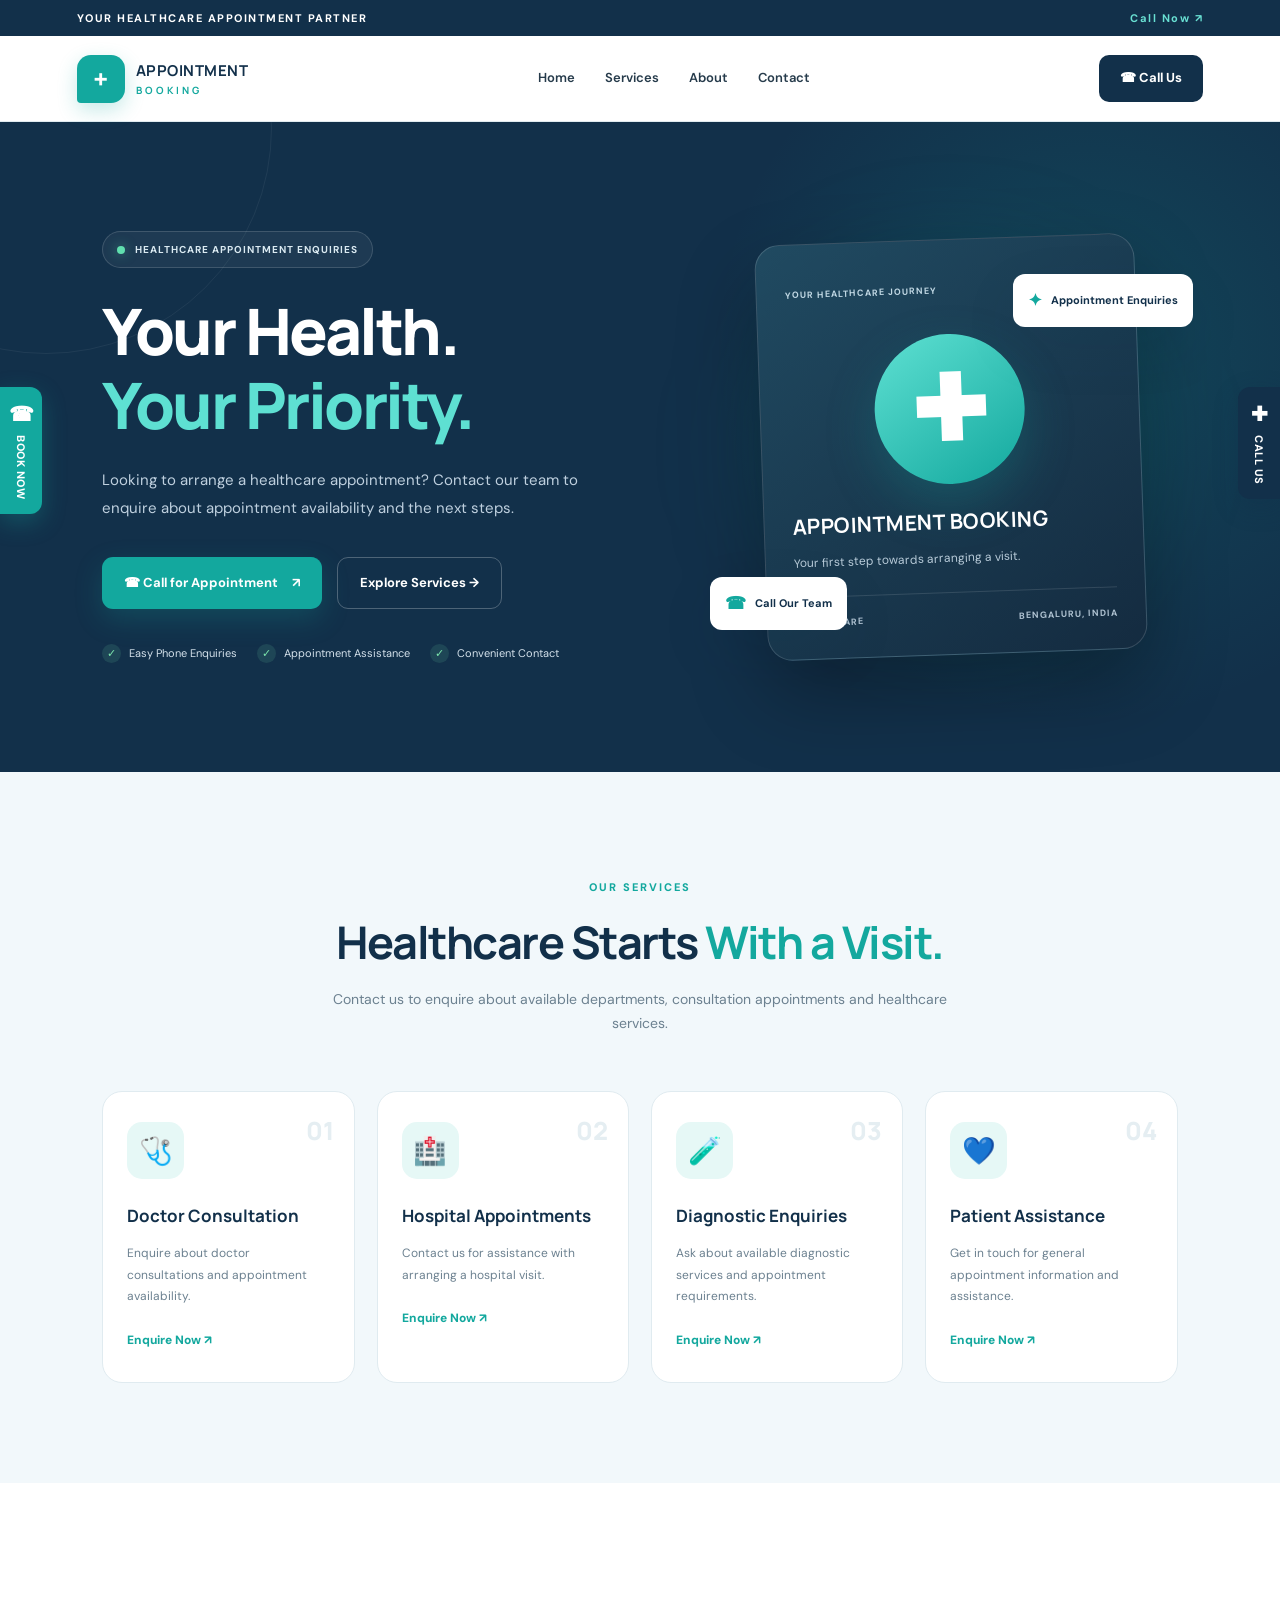
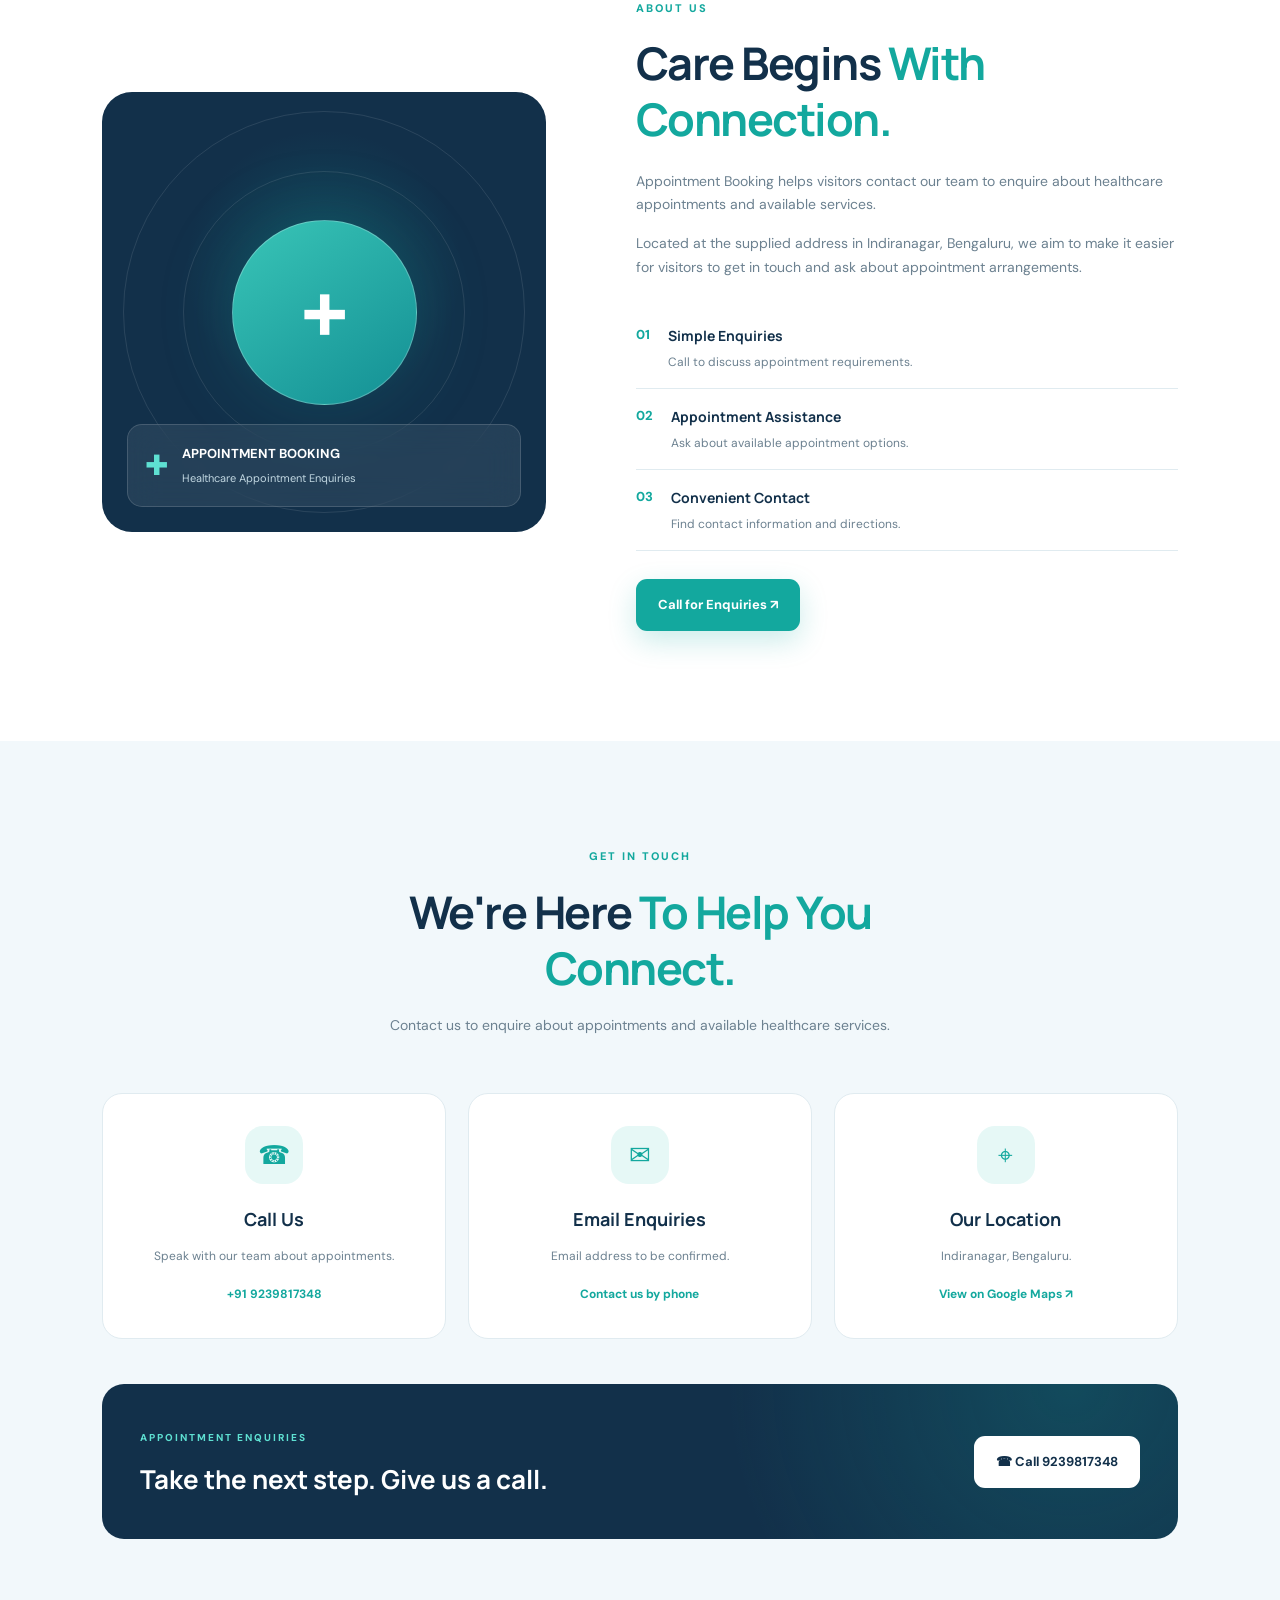
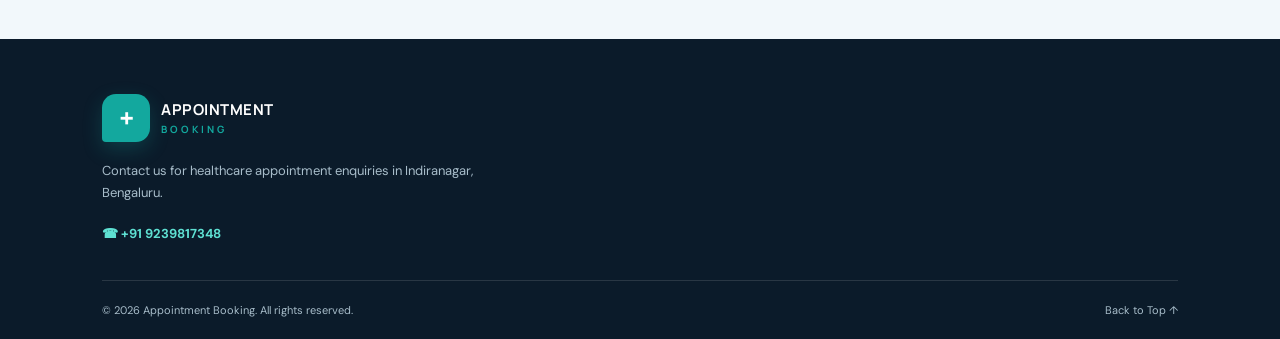
<file: index.html>
<!DOCTYPE html>
<html lang="en">
<head>
    <meta charset="UTF-8">
    <meta name="viewport" content="width=device-width, initial-scale=1.0">
    <meta name="theme-color" content="#12304a">

    <meta name="description" content="Appointment Booking - Contact us to enquire about hospital appointments and healthcare services in Indiranagar, Bengaluru.">

    <title>Appointment Booking | Healthcare Appointments</title>

    <link rel="stylesheet" href="style.css">

    <link rel="preconnect" href="https://fonts.googleapis.com">
    <link rel="preconnect" href="https://fonts.gstatic.com" crossorigin>

    <link href="https://fonts.googleapis.com/css2?family=DM+Sans:wght@400;500;600;700&family=Manrope:wght@400;500;600;700;800&display=swap" rel="stylesheet">
</head>

<body>

<!-- ANNOUNCEMENT BAR -->
<div class="announcement-bar">
    <p>YOUR HEALTHCARE APPOINTMENT PARTNER</p>
    <a href="tel:+919239817348">Call Now ↗</a>
</div>

<!-- HEADER -->
<header class="main-header">

    <a href="#home" class="logo">
        <span class="logo-icon">+</span>

        <span class="logo-text">
            <strong>APPOINTMENT</strong>
            <small>BOOKING</small>
        </span>
    </a>

    <nav class="navigation">
        <a href="#home">Home</a>
        <a href="#services">Services</a>
        <a href="#about">About</a>
        <a href="#contact">Contact</a>
    </nav>

    <a href="tel:+919239817348" class="header-call">
        ☎ Call Us
    </a>

</header><!-- HERO SECTION -->
<section class="hero" id="home">

    <div class="hero-content">

        <div class="hero-badge">
            <span class="status-dot"></span>
            HEALTHCARE APPOINTMENT ENQUIRIES
        </div>

        <h1>
            Your Health.
            <span>Your Priority.</span>
        </h1>

        <p class="hero-description">
            Looking to arrange a healthcare appointment?
            Contact our team to enquire about appointment
            availability and the next steps.
        </p>

        <div class="hero-buttons">

            <a href="tel:+919239817348" class="btn-primary">
                ☎ Call for Appointment
                <span>↗</span>
            </a>

            <a href="#services" class="btn-secondary">
                Explore Services →
            </a>

        </div>

        <div class="hero-features">

            <div class="hero-feature">
                <span class="feature-icon">✓</span>
                Easy Phone Enquiries
            </div>

            <div class="hero-feature">
                <span class="feature-icon">✓</span>
                Appointment Assistance
            </div>

            <div class="hero-feature">
                <span class="feature-icon">✓</span>
                Convenient Contact
            </div>

        </div>

    </div>

    <div class="hero-visual">

        <div class="visual-glow"></div>

        <div class="repair-card medical-card">

            <div class="repair-card-top">
                <span class="card-label">YOUR HEALTHCARE JOURNEY</span>
                <span class="card-symbol">✚</span>
            </div>

            <div class="tool-illustration">
                <div class="tool-circle">
                    <span>✚</span>
                </div>
            </div>

            <h2>APPOINTMENT BOOKING</h2>

            <p>
                Your first step towards arranging a visit.
            </p>

            <div class="card-divider"></div>

            <div class="card-bottom">
                <span>HEALTHCARE</span>
                <span>BENGALURU, INDIA</span>
            </div>

        </div>

        <div class="floating-note note-top">
            <span>✦</span>
            Appointment Enquiries
        </div>

        <div class="floating-note note-bottom">
            <span>☎</span>
            <a href="tel:+919239817348">Call Our Team</a>
        </div>

    </div>

</section><!-- SERVICES SECTION -->
<section class="services-section" id="services">

    <div class="section-heading">

        <span class="section-tag">OUR SERVICES</span>

        <h2>
            Healthcare Starts
            <span>With a Visit.</span>
        </h2>

        <p>
            Contact us to enquire about available departments,
            consultation appointments and healthcare services.
        </p>

    </div>

    <div class="services-grid">

        <article class="service-card">
            <div class="service-number">01</div>
            <div class="service-icon">🩺</div>
            <h3>Doctor Consultation</h3>
            <p>
                Enquire about doctor consultations and
                appointment availability.
            </p>
            <a href="tel:+919239817348">Enquire Now ↗</a>
        </article>

        <article class="service-card">
            <div class="service-number">02</div>
            <div class="service-icon">🏥</div>
            <h3>Hospital Appointments</h3>
            <p>
                Contact us for assistance with arranging
                a hospital visit.
            </p>
            <a href="tel:+919239817348">Enquire Now ↗</a>
        </article>

        <article class="service-card">
            <div class="service-number">03</div>
            <div class="service-icon">🧪</div>
            <h3>Diagnostic Enquiries</h3>
            <p>
                Ask about available diagnostic services
                and appointment requirements.
            </p>
            <a href="tel:+919239817348">Enquire Now ↗</a>
        </article>

        <article class="service-card">
            <div class="service-number">04</div>
            <div class="service-icon">💙</div>
            <h3>Patient Assistance</h3>
            <p>
                Get in touch for general appointment
                information and assistance.
            </p>
            <a href="tel:+919239817348">Enquire Now ↗</a>
        </article>

    </div>

</section><!-- ABOUT SECTION -->
<section class="about-section" id="about">

    <div class="about-visual medical-visual">

        <div class="about-decoration">
            +
        </div>

        <div class="about-label">
            <span class="about-label-icon">✚</span>

            <div>
                <strong>APPOINTMENT BOOKING</strong>
                <small>Healthcare Appointment Enquiries</small>
            </div>
        </div>

    </div>

    <div class="about-content">

        <span class="section-tag">ABOUT US</span>

        <h2>
            Care Begins
            <span>With Connection.</span>
        </h2>

        <p>
            Appointment Booking helps visitors contact our team
            to enquire about healthcare appointments and
            available services.
        </p>

        <p>
            Located at the supplied address in Indiranagar,
            Bengaluru, we aim to make it easier for visitors
            to get in touch and ask about appointment arrangements.
        </p>

        <div class="about-points">

            <div class="about-point">
                <span>01</span>
                <div>
                    <h3>Simple Enquiries</h3>
                    <p>Call to discuss appointment requirements.</p>
                </div>
            </div>

            <div class="about-point">
                <span>02</span>
                <div>
                    <h3>Appointment Assistance</h3>
                    <p>Ask about available appointment options.</p>
                </div>
            </div>

            <div class="about-point">
                <span>03</span>
                <div>
                    <h3>Convenient Contact</h3>
                    <p>Find contact information and directions.</p>
                </div>
            </div>

        </div>

        <a href="tel:+919239817348" class="btn-primary">
            Call for Enquiries ↗
        </a>

    </div>

</section><!-- CONTACT SECTION -->
<section class="contact-section" id="contact">

    <div class="contact-heading">

        <span class="section-tag">GET IN TOUCH</span>

        <h2>
            We're Here
            <span>To Help You Connect.</span>
        </h2>

        <p>
            Contact us to enquire about appointments
            and available healthcare services.
        </p>

    </div>

    <div class="contact-grid">

        <div class="contact-card">

            <span class="contact-icon">☎</span>

            <h3>Call Us</h3>

            <p>Speak with our team about appointments.</p>

            <a href="tel:+919239817348">
                +91 9239817348
            </a>

        </div>

        <div class="contact-card">

            <span class="contact-icon">✉</span>

            <h3>Email Enquiries</h3>

            <p>Email address to be confirmed.</p>

            <span class="contact-detail">
                Contact us by phone
            </span>

        </div>

        <div class="contact-card">

            <span class="contact-icon">⌖</span>

            <h3>Our Location</h3>

            <p>Indiranagar, Bengaluru.</p>

            <a
                href="https://www.google.com/maps/search/?api=1&query=3280%2C%2012th%20Main%20Road%2C%20HAL%202nd%20Stage%2C%20Appareddipalya%2C%20Indiranagar%2C%20Bengaluru%2C%20Karnataka%20560008"
                target="_blank"
                rel="noopener noreferrer">
                View on Google Maps ↗
            </a>

        </div>

    </div>

    <div class="contact-cta">

        <div>
            <span class="cta-label">APPOINTMENT ENQUIRIES</span>
            <h3>Take the next step. Give us a call.</h3>
        </div>

        <a href="tel:+919239817348" class="btn-light">
            ☎ Call 9239817348
        </a>

    </div>

</section><!-- LEFT HANGING CALL BUTTON -->
<a
    href="tel:+919239817348"
    class="hanging-call hanging-left"
    aria-label="Call for hospital appointment enquiries">

    <span class="hanging-icon">☎</span>
    <span class="hanging-text">BOOK NOW</span>

</a>

<!-- RIGHT HANGING CALL BUTTON -->
<a
    href="tel:+919239817348"
    class="hanging-call hanging-right"
    aria-label="Call for appointment assistance">

    <span class="hanging-icon">✚</span>
    <span class="hanging-text">CALL US</span>

</a><!-- FOOTER -->
<footer class="site-footer">

    <div class="footer-main">

        <a href="#home" class="logo footer-logo">

            <span class="logo-icon">+</span>

            <span class="logo-text">
                <strong>APPOINTMENT</strong>
                <small>BOOKING</small>
            </span>

        </a>

        <p>
            Contact us for healthcare appointment enquiries
            in Indiranagar, Bengaluru.
        </p>

        <a href="tel:+919239817348" class="footer-phone">
            ☎ +91 9239817348
        </a>

    </div>

    <div class="footer-bottom">

        <p>
            © <span id="current-year">2026</span>
            Appointment Booking. All rights reserved.
        </p>

        <a href="#home">Back to Top ↑</a>

    </div>

</footer>

<script>
    document.getElementById("current-year").textContent =
        new Date().getFullYear();
</script>

</body>
</html>
</file>
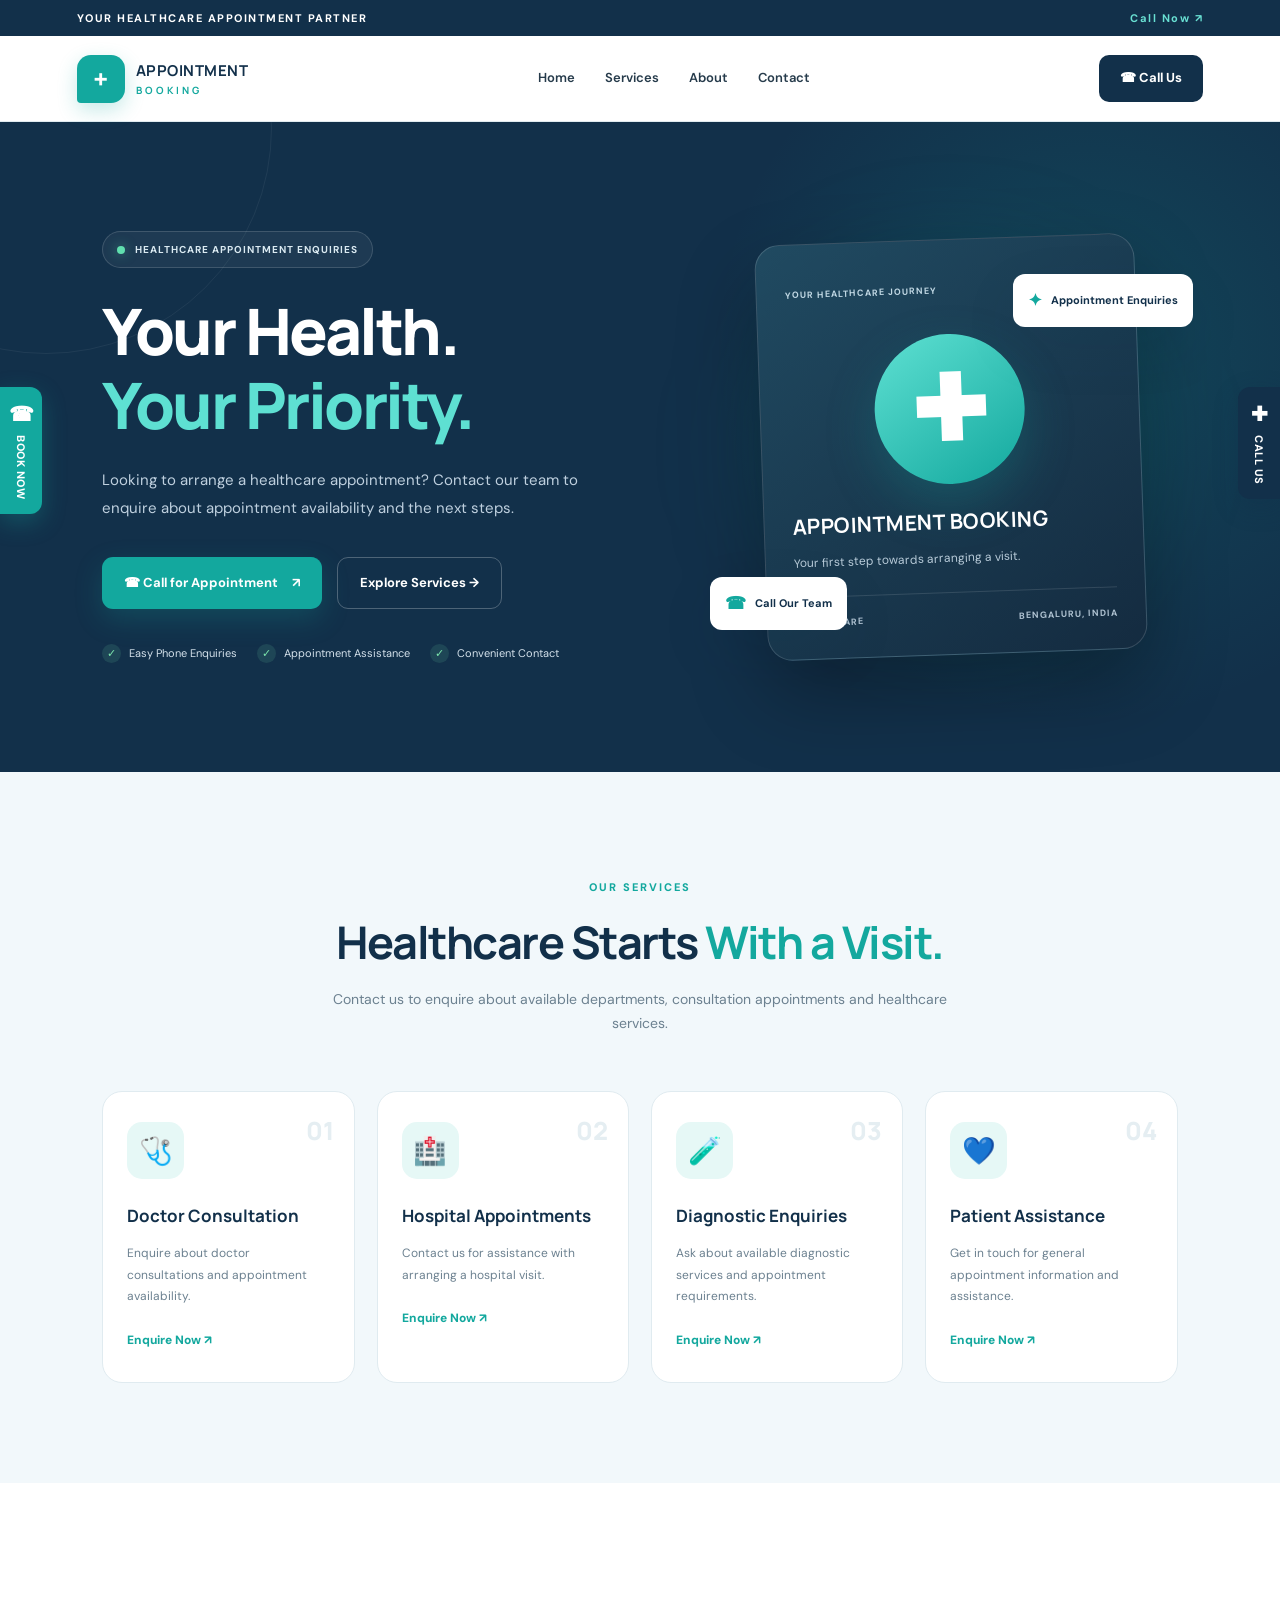
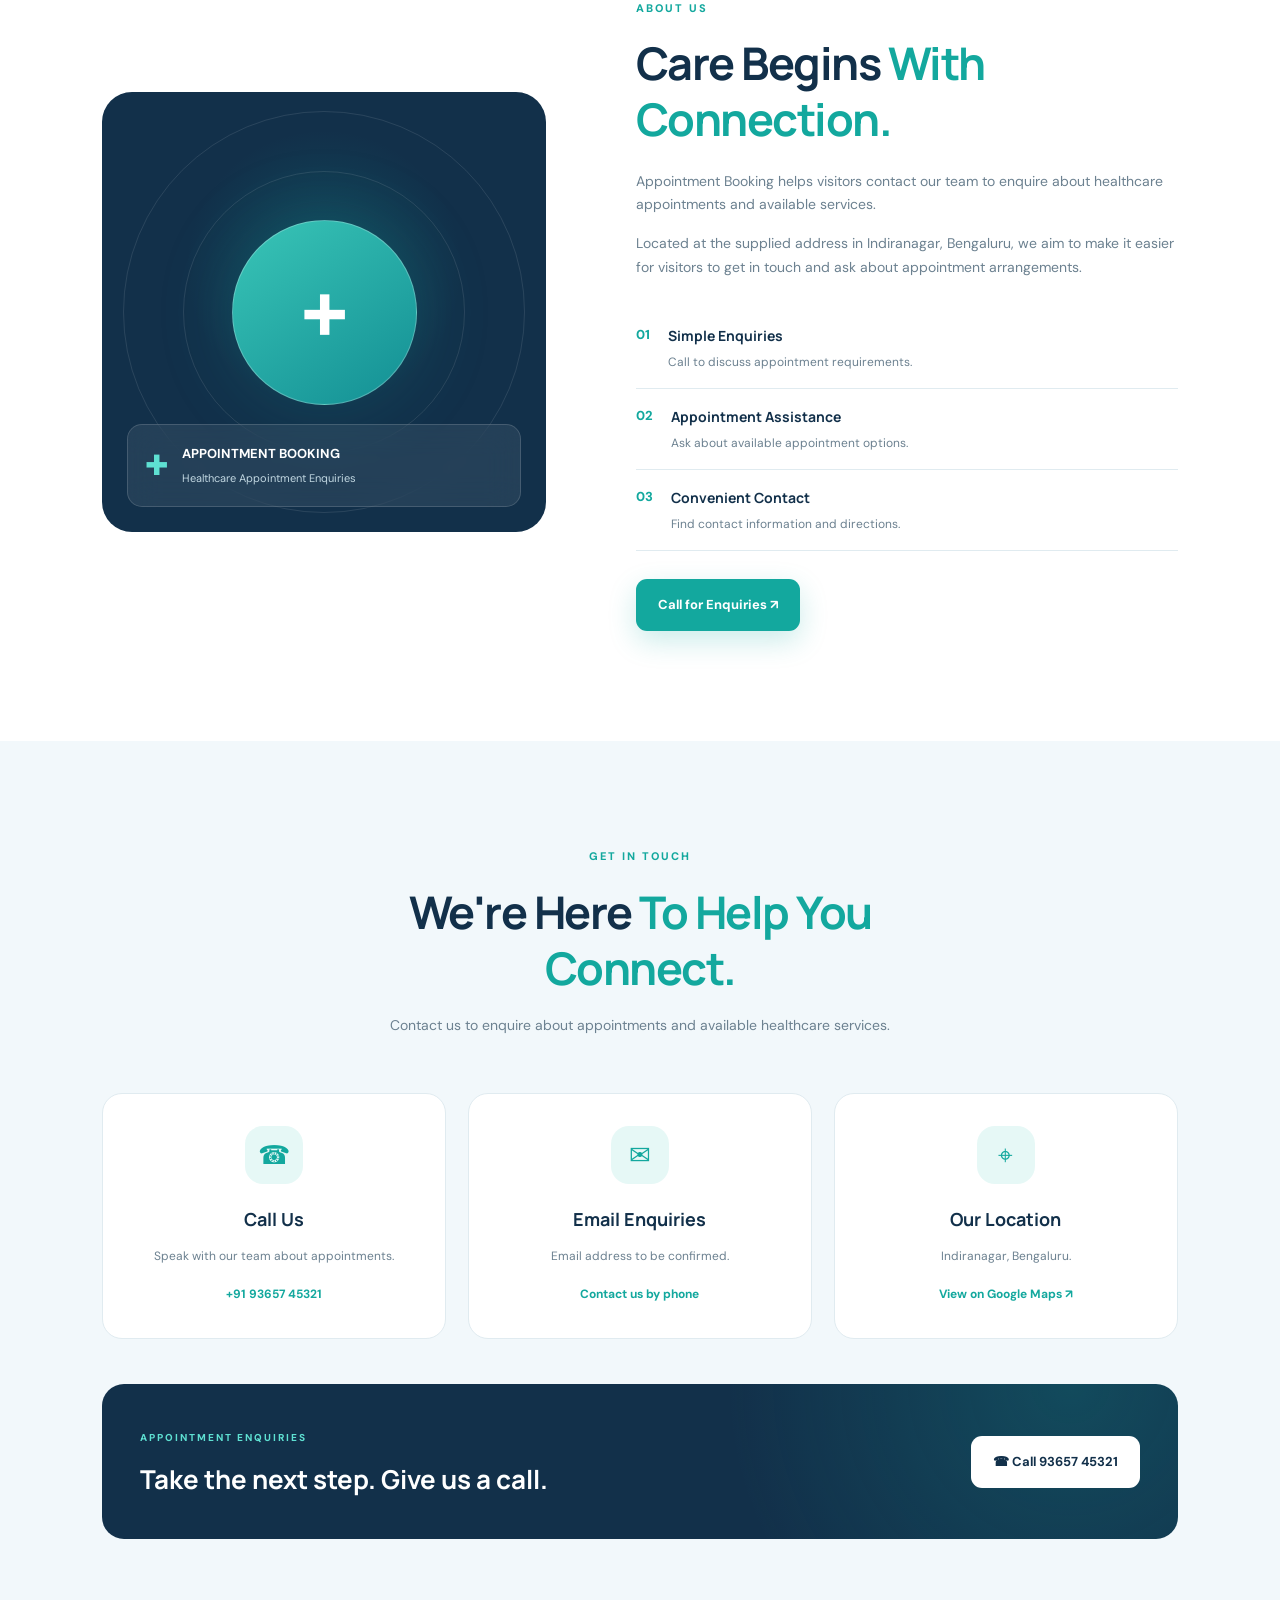
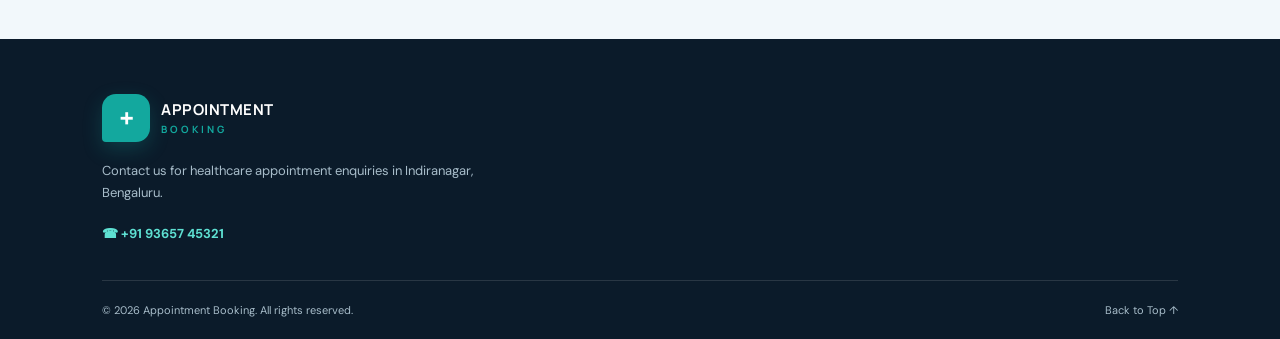
<file: index (1).html>
<!DOCTYPE html>
<html lang="en">
<head>
    <meta charset="UTF-8">
    <meta name="viewport" content="width=device-width, initial-scale=1.0">
    <meta name="theme-color" content="#12304a">

    <meta name="description" content="Appointment Booking - Contact us to enquire about hospital appointments and healthcare services in Indiranagar, Bengaluru.">

    <title>Appointment Booking | Healthcare Appointments</title>

    <link rel="stylesheet" href="style.css">

    <link rel="preconnect" href="https://fonts.googleapis.com">
    <link rel="preconnect" href="https://fonts.gstatic.com" crossorigin>

    <link href="https://fonts.googleapis.com/css2?family=DM+Sans:wght@400;500;600;700&family=Manrope:wght@400;500;600;700;800&display=swap" rel="stylesheet">
</head>

<body>

<!-- ANNOUNCEMENT BAR -->
<div class="announcement-bar">
    <p>YOUR HEALTHCARE APPOINTMENT PARTNER</p>
    <a href="tel:+919365745321">Call Now ↗</a>
</div>

<!-- HEADER -->
<header class="main-header">

    <a href="#home" class="logo">
        <span class="logo-icon">+</span>

        <span class="logo-text">
            <strong>APPOINTMENT</strong>
            <small>BOOKING</small>
        </span>
    </a>

    <nav class="navigation">
        <a href="#home">Home</a>
        <a href="#services">Services</a>
        <a href="#about">About</a>
        <a href="#contact">Contact</a>
    </nav>

    <a href="tel:+919365745321" class="header-call">
        ☎ Call Us
    </a>

</header><!-- HERO SECTION -->
<section class="hero" id="home">

    <div class="hero-content">

        <div class="hero-badge">
            <span class="status-dot"></span>
            HEALTHCARE APPOINTMENT ENQUIRIES
        </div>

        <h1>
            Your Health.
            <span>Your Priority.</span>
        </h1>

        <p class="hero-description">
            Looking to arrange a healthcare appointment?
            Contact our team to enquire about appointment
            availability and the next steps.
        </p>

        <div class="hero-buttons">

            <a href="tel:+919365745321" class="btn-primary">
                ☎ Call for Appointment
                <span>↗</span>
            </a>

            <a href="#services" class="btn-secondary">
                Explore Services →
            </a>

        </div>

        <div class="hero-features">

            <div class="hero-feature">
                <span class="feature-icon">✓</span>
                Easy Phone Enquiries
            </div>

            <div class="hero-feature">
                <span class="feature-icon">✓</span>
                Appointment Assistance
            </div>

            <div class="hero-feature">
                <span class="feature-icon">✓</span>
                Convenient Contact
            </div>

        </div>

    </div>

    <div class="hero-visual">

        <div class="visual-glow"></div>

        <div class="repair-card medical-card">

            <div class="repair-card-top">
                <span class="card-label">YOUR HEALTHCARE JOURNEY</span>
                <span class="card-symbol">✚</span>
            </div>

            <div class="tool-illustration">
                <div class="tool-circle">
                    <span>✚</span>
                </div>
            </div>

            <h2>APPOINTMENT BOOKING</h2>

            <p>
                Your first step towards arranging a visit.
            </p>

            <div class="card-divider"></div>

            <div class="card-bottom">
                <span>HEALTHCARE</span>
                <span>BENGALURU, INDIA</span>
            </div>

        </div>

        <div class="floating-note note-top">
            <span>✦</span>
            Appointment Enquiries
        </div>

        <div class="floating-note note-bottom">
            <span>☎</span>
            <a href="tel:+919365745321">Call Our Team</a>
        </div>

    </div>

</section><!-- SERVICES SECTION -->
<section class="services-section" id="services">

    <div class="section-heading">

        <span class="section-tag">OUR SERVICES</span>

        <h2>
            Healthcare Starts
            <span>With a Visit.</span>
        </h2>

        <p>
            Contact us to enquire about available departments,
            consultation appointments and healthcare services.
        </p>

    </div>

    <div class="services-grid">

        <article class="service-card">
            <div class="service-number">01</div>
            <div class="service-icon">🩺</div>
            <h3>Doctor Consultation</h3>
            <p>
                Enquire about doctor consultations and
                appointment availability.
            </p>
            <a href="tel:+919365745321">Enquire Now ↗</a>
        </article>

        <article class="service-card">
            <div class="service-number">02</div>
            <div class="service-icon">🏥</div>
            <h3>Hospital Appointments</h3>
            <p>
                Contact us for assistance with arranging
                a hospital visit.
            </p>
            <a href="tel:+919365745321">Enquire Now ↗</a>
        </article>

        <article class="service-card">
            <div class="service-number">03</div>
            <div class="service-icon">🧪</div>
            <h3>Diagnostic Enquiries</h3>
            <p>
                Ask about available diagnostic services
                and appointment requirements.
            </p>
            <a href="tel:+919365745321">Enquire Now ↗</a>
        </article>

        <article class="service-card">
            <div class="service-number">04</div>
            <div class="service-icon">💙</div>
            <h3>Patient Assistance</h3>
            <p>
                Get in touch for general appointment
                information and assistance.
            </p>
            <a href="tel:+919365745321">Enquire Now ↗</a>
        </article>

    </div>

</section><!-- ABOUT SECTION -->
<section class="about-section" id="about">

    <div class="about-visual medical-visual">

        <div class="about-decoration">
            +
        </div>

        <div class="about-label">
            <span class="about-label-icon">✚</span>

            <div>
                <strong>APPOINTMENT BOOKING</strong>
                <small>Healthcare Appointment Enquiries</small>
            </div>
        </div>

    </div>

    <div class="about-content">

        <span class="section-tag">ABOUT US</span>

        <h2>
            Care Begins
            <span>With Connection.</span>
        </h2>

        <p>
            Appointment Booking helps visitors contact our team
            to enquire about healthcare appointments and
            available services.
        </p>

        <p>
            Located at the supplied address in Indiranagar,
            Bengaluru, we aim to make it easier for visitors
            to get in touch and ask about appointment arrangements.
        </p>

        <div class="about-points">

            <div class="about-point">
                <span>01</span>
                <div>
                    <h3>Simple Enquiries</h3>
                    <p>Call to discuss appointment requirements.</p>
                </div>
            </div>

            <div class="about-point">
                <span>02</span>
                <div>
                    <h3>Appointment Assistance</h3>
                    <p>Ask about available appointment options.</p>
                </div>
            </div>

            <div class="about-point">
                <span>03</span>
                <div>
                    <h3>Convenient Contact</h3>
                    <p>Find contact information and directions.</p>
                </div>
            </div>

        </div>

        <a href="tel:+919365745321" class="btn-primary">
            Call for Enquiries ↗
        </a>

    </div>

</section><!-- CONTACT SECTION -->
<section class="contact-section" id="contact">

    <div class="contact-heading">

        <span class="section-tag">GET IN TOUCH</span>

        <h2>
            We're Here
            <span>To Help You Connect.</span>
        </h2>

        <p>
            Contact us to enquire about appointments
            and available healthcare services.
        </p>

    </div>

    <div class="contact-grid">

        <div class="contact-card">

            <span class="contact-icon">☎</span>

            <h3>Call Us</h3>

            <p>Speak with our team about appointments.</p>

            <a href="tel:+919365745321">
                +91 93657 45321
            </a>

        </div>

        <div class="contact-card">

            <span class="contact-icon">✉</span>

            <h3>Email Enquiries</h3>

            <p>Email address to be confirmed.</p>

            <span class="contact-detail">
                Contact us by phone
            </span>

        </div>

        <div class="contact-card">

            <span class="contact-icon">⌖</span>

            <h3>Our Location</h3>

            <p>Indiranagar, Bengaluru.</p>

            <a
                href="https://www.google.com/maps/search/?api=1&query=3280%2C%2012th%20Main%20Road%2C%20HAL%202nd%20Stage%2C%20Appareddipalya%2C%20Indiranagar%2C%20Bengaluru%2C%20Karnataka%20560008"
                target="_blank"
                rel="noopener noreferrer">
                View on Google Maps ↗
            </a>

        </div>

    </div>

    <div class="contact-cta">

        <div>
            <span class="cta-label">APPOINTMENT ENQUIRIES</span>
            <h3>Take the next step. Give us a call.</h3>
        </div>

        <a href="tel:+919365745321" class="btn-light">
            ☎ Call 93657 45321
        </a>

    </div>

</section><!-- LEFT HANGING CALL BUTTON -->
<a
    href="tel:+919365745321"
    class="hanging-call hanging-left"
    aria-label="Call for hospital appointment enquiries">

    <span class="hanging-icon">☎</span>
    <span class="hanging-text">BOOK NOW</span>

</a>

<!-- RIGHT HANGING CALL BUTTON -->
<a
    href="tel:+919365745321"
    class="hanging-call hanging-right"
    aria-label="Call for appointment assistance">

    <span class="hanging-icon">✚</span>
    <span class="hanging-text">CALL US</span>

</a><!-- FOOTER -->
<footer class="site-footer">

    <div class="footer-main">

        <a href="#home" class="logo footer-logo">

            <span class="logo-icon">+</span>

            <span class="logo-text">
                <strong>APPOINTMENT</strong>
                <small>BOOKING</small>
            </span>

        </a>

        <p>
            Contact us for healthcare appointment enquiries
            in Indiranagar, Bengaluru.
        </p>

        <a href="tel:+919365745321" class="footer-phone">
            ☎ +91 93657 45321
        </a>

    </div>

    <div class="footer-bottom">

        <p>
            © <span id="current-year">2026</span>
            Appointment Booking. All rights reserved.
        </p>

        <a href="#home">Back to Top ↑</a>

    </div>

</footer>

<script>
    document.getElementById("current-year").textContent =
        new Date().getFullYear();
</script>

</body>
</html>
</file>
<file: style.css>
/* ========================================
   APPOINTMENT BOOKING
   PREMIUM HEALTHCARE WEBSITE
======================================== */

:root {
    --navy: #12304a;
    --navy-light: #1b4662;
    --orange: #13a89e;
    --orange-light: #39c5b7;
    --white: #ffffff;
    --background: #f2f8fb;
    --text: #263b4b;
    --muted: #6c8190;
    --border: #e0ebf0;
    --radius: 20px;
    --shadow: 0 20px 60px rgba(18, 48, 74, 0.08);
}

* {
    margin: 0;
    padding: 0;
    box-sizing: border-box;
}

html {
    scroll-behavior: smooth;
    scroll-padding-top: 100px;
}

body {
    font-family: 'DM Sans', sans-serif;
    background: var(--white);
    color: var(--text);
    line-height: 1.7;
    overflow-x: hidden;
}

a {
    text-decoration: none;
    color: inherit;
}

a:focus-visible {
    outline: 3px solid var(--orange);
    outline-offset: 4px;
}

::selection {
    background: var(--orange);
    color: var(--white);
}

/* ANNOUNCEMENT BAR */

.announcement-bar {
    min-height: 36px;
    padding: 7px 6%;
    background: var(--navy);
    color: var(--white);
    display: flex;
    align-items: center;
    justify-content: space-between;
    gap: 12px;
    font-size: 11px;
    letter-spacing: 1.5px;
    font-weight: 700;
}

.announcement-bar a {
    color: #69e0d3;
}

/* HEADER */

.main-header {
    min-height: 86px;
    padding: 16px 6%;
    display: flex;
    align-items: center;
    justify-content: space-between;
    gap: 24px;
    background: rgba(255, 255, 255, 0.96);
    border-bottom: 1px solid var(--border);
    position: sticky;
    top: 0;
    z-index: 100;
    backdrop-filter: blur(14px);
}

.logo {
    display: inline-flex;
    align-items: center;
    gap: 11px;
    flex-shrink: 0;
}

.logo-icon {
    width: 48px;
    height: 48px;
    display: grid;
    place-items: center;
    background: var(--orange);
    color: var(--white);
    border-radius: 14px 14px 14px 4px;
    font-family: 'Manrope', sans-serif;
    font-size: 27px;
    font-weight: 800;
    box-shadow: 0 7px 20px rgba(19, 168, 158, 0.24);
}

.logo-text {
    display: flex;
    flex-direction: column;
    line-height: 1.2;
    font-family: 'Manrope', sans-serif;
}

.logo-text strong {
    font-size: 15px;
    letter-spacing: 0.5px;
    color: var(--navy);
}

.logo-text small {
    margin-top: 4px;
    font-size: 10px;
    font-weight: 700;
    letter-spacing: 3px;
    color: var(--orange);
}

.navigation {
    display: flex;
    align-items: center;
    gap: 30px;
}

.navigation a {
    font-size: 13px;
    font-weight: 600;
    color: var(--text);
    transition: color 0.25s ease;
}

.navigation a:hover {
    color: var(--orange);
}

.header-call {
    display: inline-flex;
    align-items: center;
    justify-content: center;
    padding: 12px 21px;
    border-radius: 10px;
    background: var(--navy);
    color: var(--white);
    font-size: 13px;
    font-weight: 700;
    transition: 0.25s ease;
}

.header-call:hover {
    background: var(--orange);
    transform: translateY(-2px);
}/* HERO SECTION */

.hero {
    min-height: 650px;
    padding: 90px 8%;
    background:
        radial-gradient(
            circle at 85% 35%,
            rgba(19, 168, 158, 0.18),
            transparent 32%
        ),
        var(--navy);
    display: grid;
    grid-template-columns: 1.1fr 0.9fr;
    align-items: center;
    gap: 70px;
    overflow: hidden;
    position: relative;
}

.hero::before {
    content: "";
    position: absolute;
    width: 450px;
    height: 450px;
    border: 1px solid rgba(255, 255, 255, 0.06);
    border-radius: 50%;
    top: -220px;
    left: -180px;
}

.hero-content {
    position: relative;
    z-index: 2;
    animation: fadeUp 0.8s ease both;
}

.hero-badge {
    display: inline-flex;
    align-items: center;
    gap: 10px;
    padding: 9px 14px;
    border: 1px solid rgba(255, 255, 255, 0.15);
    background: rgba(255, 255, 255, 0.05);
    color: #dbeaf2;
    border-radius: 50px;
    font-size: 10px;
    font-weight: 700;
    letter-spacing: 1px;
    margin-bottom: 26px;
}

.status-dot {
    width: 8px;
    height: 8px;
    background: #60dfae;
    border-radius: 50%;
    box-shadow: 0 0 12px rgba(96, 223, 174, 0.5);
}

.hero h1 {
    color: var(--white);
    font-family: 'Manrope', sans-serif;
    font-size: clamp(38px, 5vw, 65px);
    line-height: 1.15;
    letter-spacing: -2.5px;
    font-weight: 800;
}

.hero h1 span {
    display: block;
    color: #5ee0d2;
}

.hero-description {
    max-width: 510px;
    margin-top: 24px;
    color: #bfd0df;
    font-size: 15px;
    line-height: 1.9;
}

.hero-buttons {
    display: flex;
    flex-wrap: wrap;
    gap: 15px;
    margin-top: 34px;
}

.btn-primary,
.btn-secondary,
.btn-light {
    min-height: 52px;
    padding: 14px 22px;
    border-radius: 11px;
    display: inline-flex;
    align-items: center;
    justify-content: center;
    gap: 14px;
    font-size: 13px;
    font-weight: 700;
    transition: 0.3s ease;
}

.btn-primary {
    color: var(--white);
    background: var(--orange);
    box-shadow: 0 10px 28px rgba(19, 168, 158, 0.22);
}

.btn-primary:hover {
    background: var(--orange-light);
    transform: translateY(-3px);
}

.btn-secondary {
    color: var(--white);
    border: 1px solid rgba(255, 255, 255, 0.25);
}

.btn-secondary:hover {
    background: rgba(255, 255, 255, 0.08);
    transform: translateY(-3px);
}

.hero-features {
    display: flex;
    flex-wrap: wrap;
    gap: 20px;
    margin-top: 35px;
}

.hero-feature {
    display: flex;
    align-items: center;
    gap: 8px;
    color: #d4e1eb;
    font-size: 11px;
}

.feature-icon {
    display: grid;
    place-items: center;
    width: 19px;
    height: 19px;
    border-radius: 50%;
    color: #7be5ac;
    background: rgba(123, 229, 172, 0.12);
    font-size: 11px;
}

/* HERO VISUAL */

.hero-visual {
    position: relative;
    min-height: 390px;
    display: grid;
    place-items: center;
    animation: fadeUp 1s ease both;
}

.visual-glow {
    position: absolute;
    width: 330px;
    height: 330px;
    background: rgba(19, 168, 158, 0.2);
    filter: blur(65px);
    border-radius: 50%;
}

.repair-card {
    position: relative;
    z-index: 2;
    width: min(100%, 380px);
    padding: 28px;
    color: var(--white);
    background: linear-gradient(145deg, #204a61, #142b40);
    border: 1px solid rgba(255, 255, 255, 0.15);
    border-radius: 25px;
    box-shadow: 0 35px 80px rgba(0, 0, 0, 0.3);
    transform: rotate(-2deg);
}

.repair-card-top,
.card-bottom {
    display: flex;
    align-items: center;
    justify-content: space-between;
    gap: 10px;
}

.card-label {
    font-size: 9px;
    letter-spacing: 1px;
    color: #c1d8e4;
    font-weight: 700;
}

.card-symbol {
    color: #5ee0d2;
    font-size: 27px;
}

.tool-illustration {
    height: 190px;
    display: grid;
    place-items: center;
}

.tool-circle {
    width: 150px;
    height: 150px;
    display: grid;
    place-items: center;
    background: linear-gradient(145deg, #5ee0d2, #13a89e);
    border-radius: 50%;
    color: var(--white);
    font-size: 90px;
    font-weight: 800;
    box-shadow: 0 20px 50px rgba(19, 168, 158, 0.25);
    animation: floatTool 4s ease-in-out infinite;
}

.repair-card h2 {
    font-family: 'Manrope', sans-serif;
    font-size: 21px;
    letter-spacing: 0.5px;
}

.repair-card > p {
    color: #b8cbd9;
    font-size: 12px;
    margin-top: 8px;
}

.card-divider {
    height: 1px;
    margin: 24px 0 18px;
    background: rgba(255, 255, 255, 0.12);
}

.card-bottom {
    color: #b1c4d3;
    font-size: 9px;
    letter-spacing: 1px;
    font-weight: 700;
}

.floating-note {
    position: absolute;
    z-index: 3;
    display: flex;
    align-items: center;
    gap: 9px;
    padding: 12px 15px;
    border-radius: 12px;
    background: var(--white);
    color: var(--navy);
    font-size: 11px;
    font-weight: 700;
    box-shadow: var(--shadow);
    animation: floatNote 4s ease-in-out infinite;
}

.floating-note span {
    color: var(--orange);
    font-size: 17px;
}

.note-top {
    top: 35px;
    right: -15px;
}

.note-bottom {
    bottom: 25px;
    left: -15px;
}

.note-bottom a {
    color: var(--navy);
}/* SHARED SECTION HEADINGS */

.section-heading,
.contact-heading {
    text-align: center;
    max-width: 650px;
    margin: 0 auto 55px;
}

.section-tag {
    color: var(--orange);
    font-size: 11px;
    font-weight: 800;
    letter-spacing: 2px;
}

.section-heading h2,
.about-content h2,
.contact-heading h2 {
    margin-top: 15px;
    font-family: 'Manrope', sans-serif;
    font-size: clamp(30px, 4vw, 45px);
    line-height: 1.25;
    letter-spacing: -1.5px;
    color: var(--navy);
}

.section-heading h2 span,
.about-content h2 span,
.contact-heading h2 span {
    color: var(--orange);
}

.section-heading > p,
.contact-heading > p {
    margin-top: 18px;
    color: var(--muted);
    font-size: 14px;
}

/* SERVICES */

.services-section {
    padding: 100px 8%;
    background: var(--background);
}

.services-grid {
    display: grid;
    grid-template-columns: repeat(4, minmax(0, 1fr));
    gap: 22px;
}

.service-card {
    position: relative;
    padding: 30px 24px;
    min-height: 285px;
    background: var(--white);
    border: 1px solid var(--border);
    border-radius: var(--radius);
    overflow: hidden;
    transition: 0.3s ease;
}

.service-card:hover {
    transform: translateY(-8px);
    box-shadow: var(--shadow);
    border-color: rgba(19, 168, 158, 0.3);
}

.service-number {
    position: absolute;
    top: 18px;
    right: 20px;
    color: #e5eef2;
    font-family: 'Manrope', sans-serif;
    font-size: 25px;
    font-weight: 800;
}

.service-icon {
    width: 57px;
    height: 57px;
    display: grid;
    place-items: center;
    background: #e6f8f6;
    border-radius: 15px;
    font-size: 27px;
    margin-bottom: 23px;
}

.service-card h3 {
    font-family: 'Manrope', sans-serif;
    font-size: 17px;
    color: var(--navy);
}

.service-card p {
    margin-top: 12px;
    color: var(--muted);
    font-size: 12px;
    line-height: 1.8;
}

.service-card > a {
    display: inline-block;
    margin-top: 22px;
    color: var(--orange);
    font-size: 12px;
    font-weight: 800;
}

/* ABOUT */

.about-section {
    padding: 110px 8%;
    display: grid;
    grid-template-columns: 0.9fr 1.1fr;
    align-items: center;
    gap: 90px;
    background: var(--white);
}

.about-visual {
    min-height: 440px;
    position: relative;
    display: grid;
    place-items: center;
    border-radius: 30px;
    overflow: hidden;
    background:
        radial-gradient(
            circle at 50% 40%,
            rgba(19, 168, 158, 0.22),
            transparent 40%
        ),
        var(--navy);
}

.about-visual::before,
.about-visual::after {
    content: "";
    position: absolute;
    width: 280px;
    height: 280px;
    border: 1px solid rgba(255, 255, 255, 0.1);
    border-radius: 50%;
}

.about-visual::after {
    width: 400px;
    height: 400px;
}

.about-decoration {
    width: 185px;
    height: 185px;
    display: grid;
    place-items: center;
    border-radius: 50%;
    border: 1px solid rgba(255, 255, 255, 0.25);
    color: var(--white);
    font-family: 'Manrope', sans-serif;
    font-size: 90px;
    font-weight: 800;
    background: linear-gradient(145deg, #39c5b7, #138f94);
    box-shadow: 0 0 80px rgba(19, 168, 158, 0.2);
    z-index: 1;
}

.about-label {
    position: absolute;
    bottom: 25px;
    left: 25px;
    right: 25px;
    display: flex;
    align-items: center;
    gap: 14px;
    padding: 17px;
    border: 1px solid rgba(255, 255, 255, 0.15);
    background: rgba(255, 255, 255, 0.08);
    backdrop-filter: blur(15px);
    border-radius: 15px;
    color: var(--white);
    z-index: 2;
}

.about-label-icon {
    color: #5ee0d2;
    font-size: 28px;
}

.about-label strong,
.about-label small {
    display: block;
}

.about-label strong {
    font-size: 13px;
}

.about-label small {
    margin-top: 4px;
    color: #c2d8e2;
    font-size: 11px;
}

.about-content h2 {
    margin-bottom: 22px;
}

.about-content > p {
    color: var(--muted);
    font-size: 14px;
    margin-bottom: 15px;
}

.about-points {
    margin: 28px 0;
}

.about-point {
    display: flex;
    gap: 18px;
    padding: 16px 0;
    border-bottom: 1px solid var(--border);
}

.about-point > span {
    color: var(--orange);
    font-size: 13px;
    font-weight: 800;
}

.about-point h3 {
    font-family: 'Manrope', sans-serif;
    font-size: 14px;
    color: var(--navy);
}

.about-point p {
    margin-top: 4px;
    color: var(--muted);
    font-size: 12px;
}/* CONTACT SECTION */

.contact-section {
    padding: 100px 8%;
    background: var(--background);
}

.contact-grid {
    display: grid;
    grid-template-columns: repeat(3, minmax(0, 1fr));
    gap: 22px;
}

.contact-card {
    padding: 32px 25px;
    text-align: center;
    border: 1px solid var(--border);
    background: var(--white);
    border-radius: var(--radius);
    transition: 0.3s ease;
}

.contact-card:hover {
    transform: translateY(-6px);
    box-shadow: var(--shadow);
}

.contact-icon {
    width: 58px;
    height: 58px;
    display: grid;
    place-items: center;
    margin: 0 auto 20px;
    border-radius: 18px;
    color: var(--orange);
    background: #e6f8f6;
    font-size: 26px;
}

.contact-card h3 {
    color: var(--navy);
    font-family: 'Manrope', sans-serif;
    font-size: 18px;
}

.contact-card p {
    margin: 12px 0;
    color: var(--muted);
    font-size: 12px;
}

.contact-card a,
.contact-detail {
    color: var(--orange);
    font-size: 12px;
    font-weight: 700;
    overflow-wrap: anywhere;
}

/* CONTACT CALL-TO-ACTION */

.contact-cta {
    display: flex;
    align-items: center;
    justify-content: space-between;
    gap: 25px;
    margin-top: 45px;
    padding: 38px;
    color: var(--white);
    background:
        radial-gradient(
            circle at 90% 0,
            rgba(19, 168, 158, 0.22),
            transparent 35%
        ),
        var(--navy);
    border-radius: 22px;
}

.cta-label {
    color: #5ee0d2;
    font-size: 10px;
    letter-spacing: 2px;
    font-weight: 800;
}

.contact-cta h3 {
    margin-top: 8px;
    font-family: 'Manrope', sans-serif;
    font-size: clamp(18px, 2.5vw, 26px);
}

.btn-light {
    flex-shrink: 0;
    color: var(--navy);
    background: var(--white);
}

.btn-light:hover {
    color: var(--white);
    background: var(--orange);
}

/* FOOTER */

.site-footer {
    padding: 55px 8% 20px;
    background: #0b1b2a;
    color: var(--white);
}

.footer-main {
    padding-bottom: 35px;
    display: flex;
    flex-direction: column;
    align-items: flex-start;
    gap: 18px;
}

.footer-logo .logo-text strong {
    color: var(--white);
}

.footer-main > p {
    max-width: 420px;
    color: #a8bdca;
    font-size: 13px;
}

.footer-phone {
    color: #5ee0d2;
    font-size: 13px;
    font-weight: 700;
}

.footer-bottom {
    display: flex;
    align-items: center;
    justify-content: space-between;
    gap: 15px;
    padding-top: 20px;
    border-top: 1px solid rgba(255, 255, 255, 0.12);
}

.footer-bottom p,
.footer-bottom a {
    color: #a8bdca;
    font-size: 11px;
}

.footer-bottom a:hover {
    color: #5ee0d2;
}/* ========================================
   TWO HANGING CALL BUTTONS
======================================== */

.hanging-call {
    position: fixed;
    top: 43%;
    z-index: 999;
    display: flex;
    align-items: center;
    justify-content: center;
    gap: 8px;
    padding: 15px 11px;
    color: var(--white);
    background: var(--orange);
    box-shadow: 0 8px 25px rgba(19, 168, 158, 0.3);
    font-size: 11px;
    font-weight: 800;
    letter-spacing: 0.5px;
    writing-mode: vertical-rl;
    border-radius: 0 12px 12px 0;
    transition: 0.3s ease;
    animation: callPulse 2.5s infinite;
}

/* LEFT BUTTON */

.hanging-left {
    left: 0;
    border-radius: 0 12px 12px 0;
}

/* RIGHT BUTTON */

.hanging-right {
    right: 0;
    color: var(--white);
    background: var(--navy);
    border-radius: 12px 0 0 12px;
    box-shadow: 0 8px 25px rgba(18, 48, 74, 0.3);
}

.hanging-icon {
    font-size: 20px;
    line-height: 1;
}

.hanging-text {
    display: inline-block;
}

.hanging-left:hover {
    background: #0b8f87;
    padding-left: 15px;
}

.hanging-right:hover {
    background: #24516d;
    padding-right: 15px;
}

/* ANIMATIONS */

@keyframes fadeUp {
    from {
        opacity: 0;
        transform: translateY(25px);
    }

    to {
        opacity: 1;
        transform: translateY(0);
    }
}

@keyframes floatTool {
    0%, 100% {
        transform: translateY(0);
    }

    50% {
        transform: translateY(-9px);
    }
}

@keyframes floatNote {
    0%, 100% {
        transform: translateY(0);
    }

    50% {
        transform: translateY(-7px);
    }
}

@keyframes callPulse {
    0%, 100% {
        box-shadow: 0 8px 25px rgba(19, 168, 158, 0.22);
    }

    50% {
        box-shadow: 0 8px 32px rgba(19, 168, 158, 0.45);
    }
}/* TABLET RESPONSIVE DESIGN */

@media (max-width: 1050px) {

    .hero {
        padding: 75px 6%;
        gap: 35px;
    }

    .hero h1 {
        font-size: 48px;
    }

    .navigation {
        gap: 18px;
    }

    .services-section,
    .about-section,
    .contact-section {
        padding-left: 6%;
        padding-right: 6%;
    }

    .services-grid {
        grid-template-columns: repeat(2, minmax(0, 1fr));
    }

    .about-section {
        gap: 45px;
    }
}

/* MOBILE RESPONSIVE DESIGN */

@media (max-width: 760px) {

    .announcement-bar {
        padding: 8px 4%;
        font-size: 9px;
        letter-spacing: 0.7px;
    }

    .main-header {
        min-height: 75px;
        padding: 12px 5%;
        gap: 10px;
    }

    .logo-icon {
        width: 41px;
        height: 41px;
    }

    .logo-text strong {
        font-size: 12px;
    }

    .logo-text small {
        font-size: 9px;
    }

    .navigation {
        display: none;
    }

    .header-call {
        padding: 11px 13px;
        font-size: 11px;
    }

    /* HERO */

    .hero {
        padding: 65px 6% 55px;
        grid-template-columns: 1fr;
        gap: 35px;
    }

    .hero h1 {
        font-size: clamp(37px, 10vw, 51px);
        letter-spacing: -1.7px;
    }

    .hero-description {
        font-size: 13px;
    }

    .hero-buttons {
        gap: 10px;
    }

    .btn-primary,
    .btn-secondary {
        padding: 13px 15px;
        font-size: 11px;
    }

    .hero-features {
        gap: 12px;
    }

    .hero-feature {
        font-size: 10px;
    }

    .hero-visual {
        min-height: 350px;
        margin: 0 12px;
    }

    .repair-card {
        padding: 23px;
    }

    .tool-illustration {
        height: 165px;
    }

    .tool-circle {
        width: 125px;
        height: 125px;
        font-size: 75px;
    }

    .note-top {
        right: -8px;
        top: 12px;
    }

    .note-bottom {
        left: -8px;
        bottom: 5px;
    }

    .floating-note {
        font-size: 10px;
        padding: 10px 12px;
    }

    /* SERVICES */

    .services-section,
    .contact-section {
        padding: 70px 6%;
    }

    .section-heading,
    .contact-heading {
        margin-bottom: 35px;
    }

    .section-heading h2,
    .about-content h2,
    .contact-heading h2 {
        font-size: 32px;
    }

    .services-grid {
        grid-template-columns: 1fr;
        gap: 15px;
    }

    .service-card {
        min-height: auto;
        padding: 25px;
    }

    /* ABOUT */

    .about-section {
        padding: 70px 6%;
        grid-template-columns: 1fr;
        gap: 40px;
    }

    .about-visual {
        min-height: 350px;
    }

    .about-decoration {
        width: 150px;
        height: 150px;
        font-size: 75px;
    }

    /* CONTACT */

    .contact-grid {
        grid-template-columns: 1fr;
        gap: 15px;
    }

    .contact-card {
        padding: 27px 20px;
    }

    .contact-cta {
        flex-direction: column;
        align-items: flex-start;
        padding: 28px 22px;
    }

    .contact-cta .btn-light {
        width: 100%;
    }

    /* FOOTER */

    .site-footer {
        padding: 45px 6% 20px;
    }

    .footer-bottom {
        flex-direction: column;
        align-items: flex-start;
        gap: 10px;
    }

    /* HANGING CALL BUTTONS */

    .hanging-call {
        top: auto;
        bottom: 23%;
        padding: 13px 8px;
        gap: 7px;
        font-size: 9px;
    }

    .hanging-icon {
        font-size: 17px;
    }
}

/* SMALL PHONES */

@media (max-width: 380px) {

    .hero h1 {
        font-size: 35px;
    }

    .hero-buttons {
        flex-direction: column;
        align-items: stretch;
    }

    .hero-buttons a {
        width: 100%;
    }

    .repair-card h2 {
        font-size: 18px;
    }

    .card-label {
        font-size: 8px;
    }

    .hanging-call {
        padding: 11px 7px;
        font-size: 8px;
    }
}

/* REDUCED MOTION ACCESSIBILITY */

@media (prefers-reduced-motion: reduce) {

    *,
    *::before,
    *::after {
        scroll-behavior: auto !important;
        animation: none !important;
        transition: none !important;
    }
}
</file>
